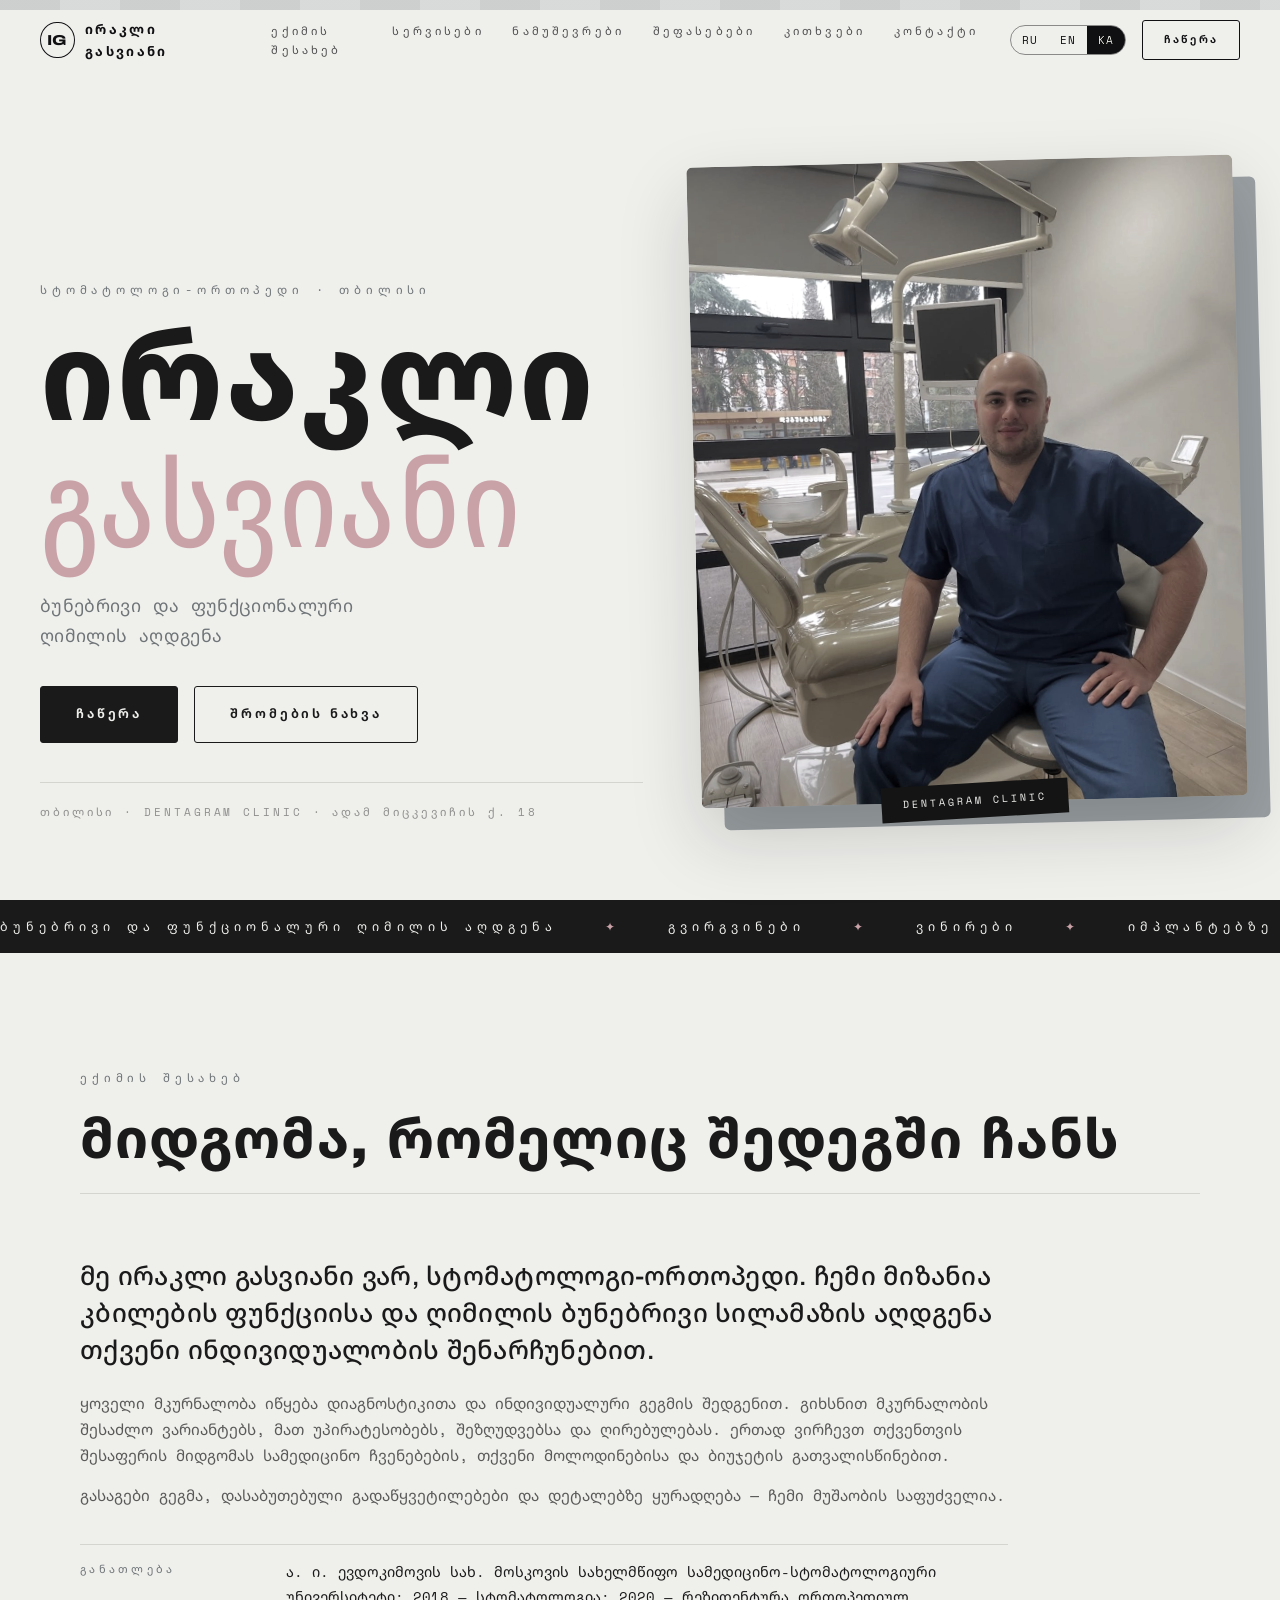
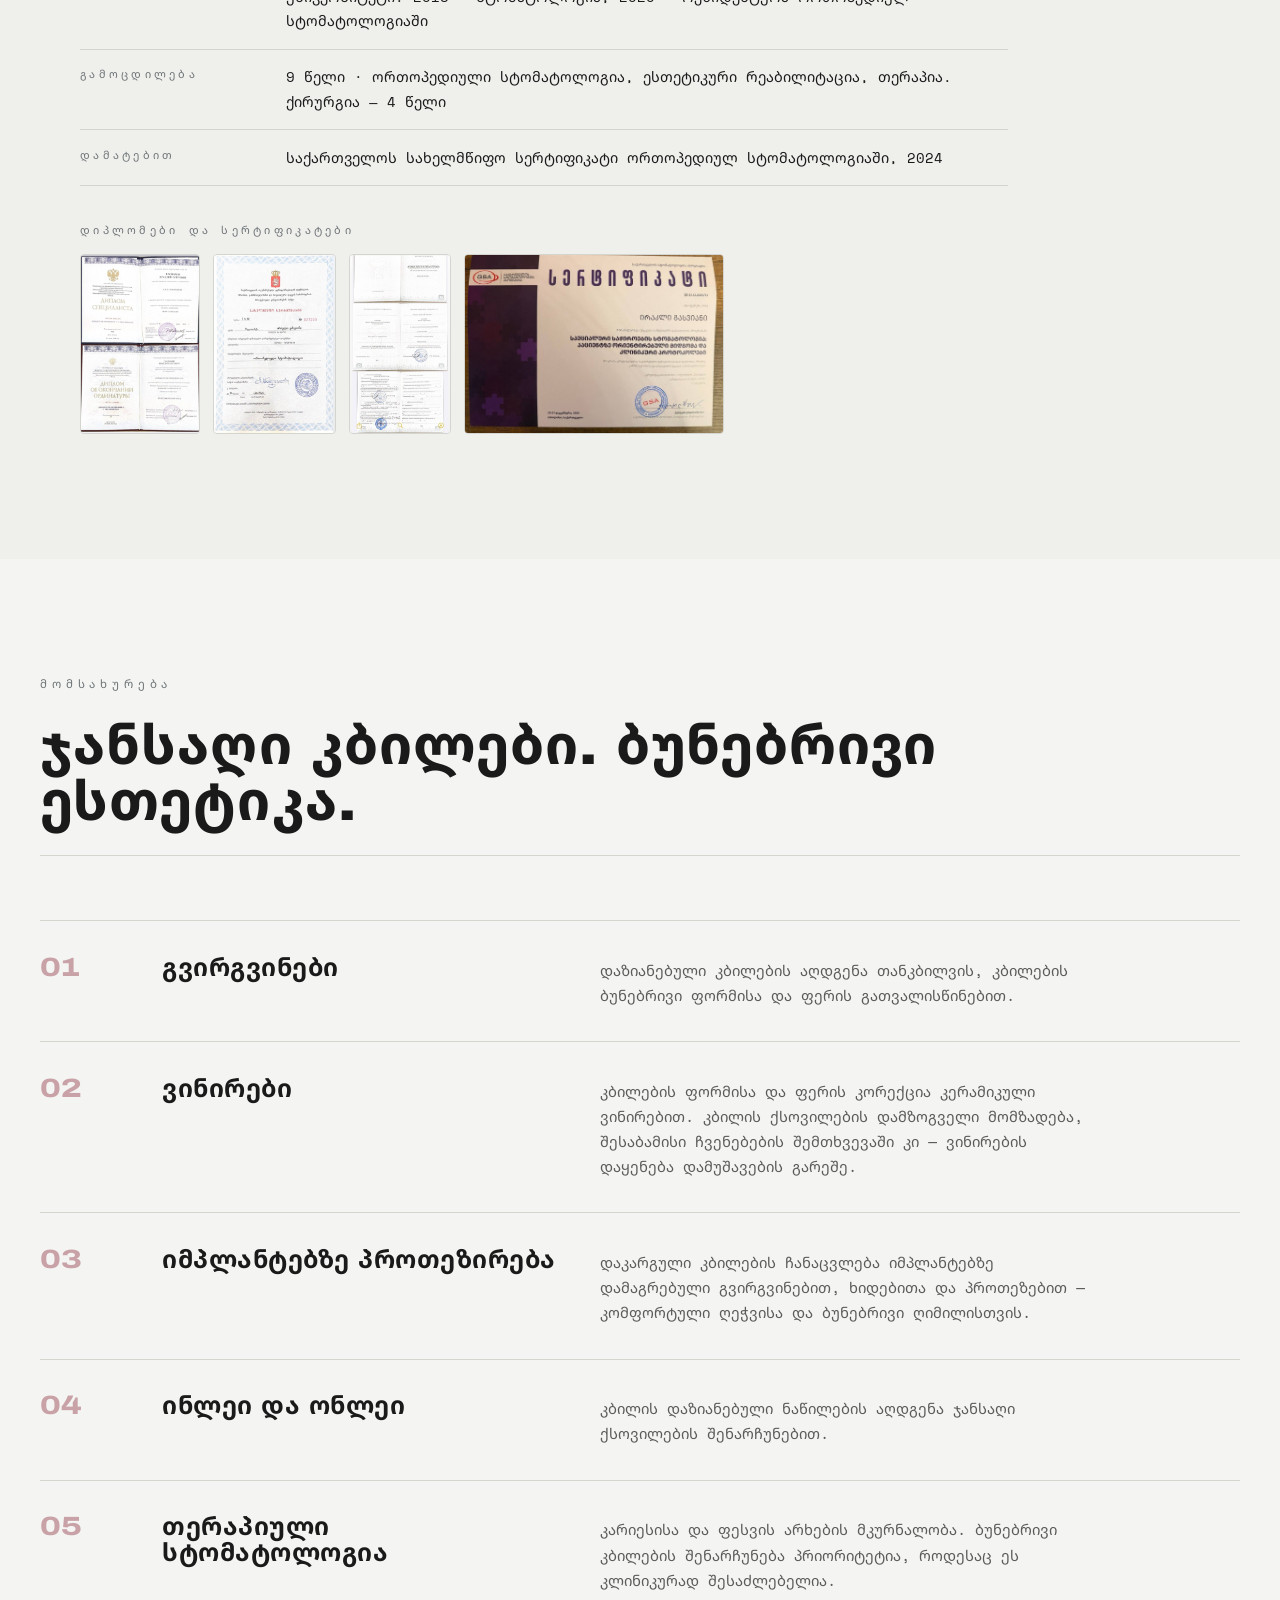
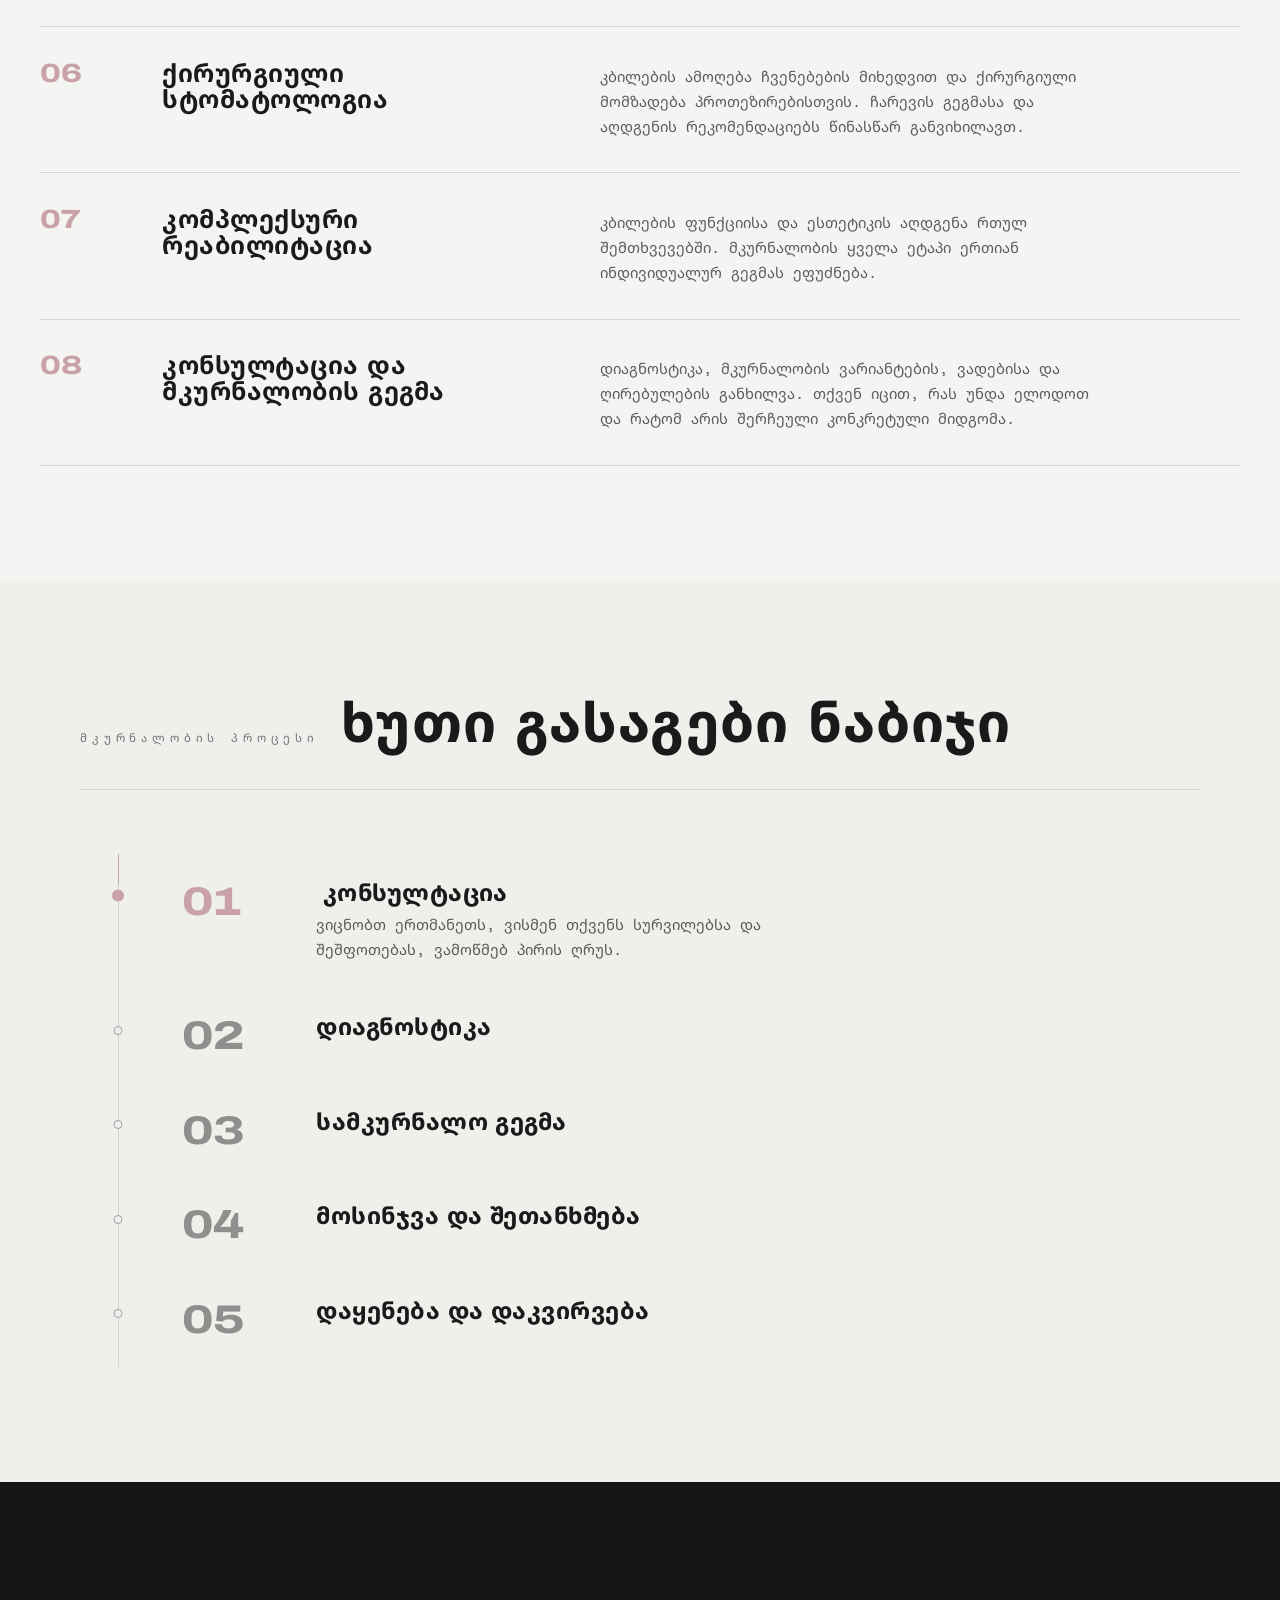
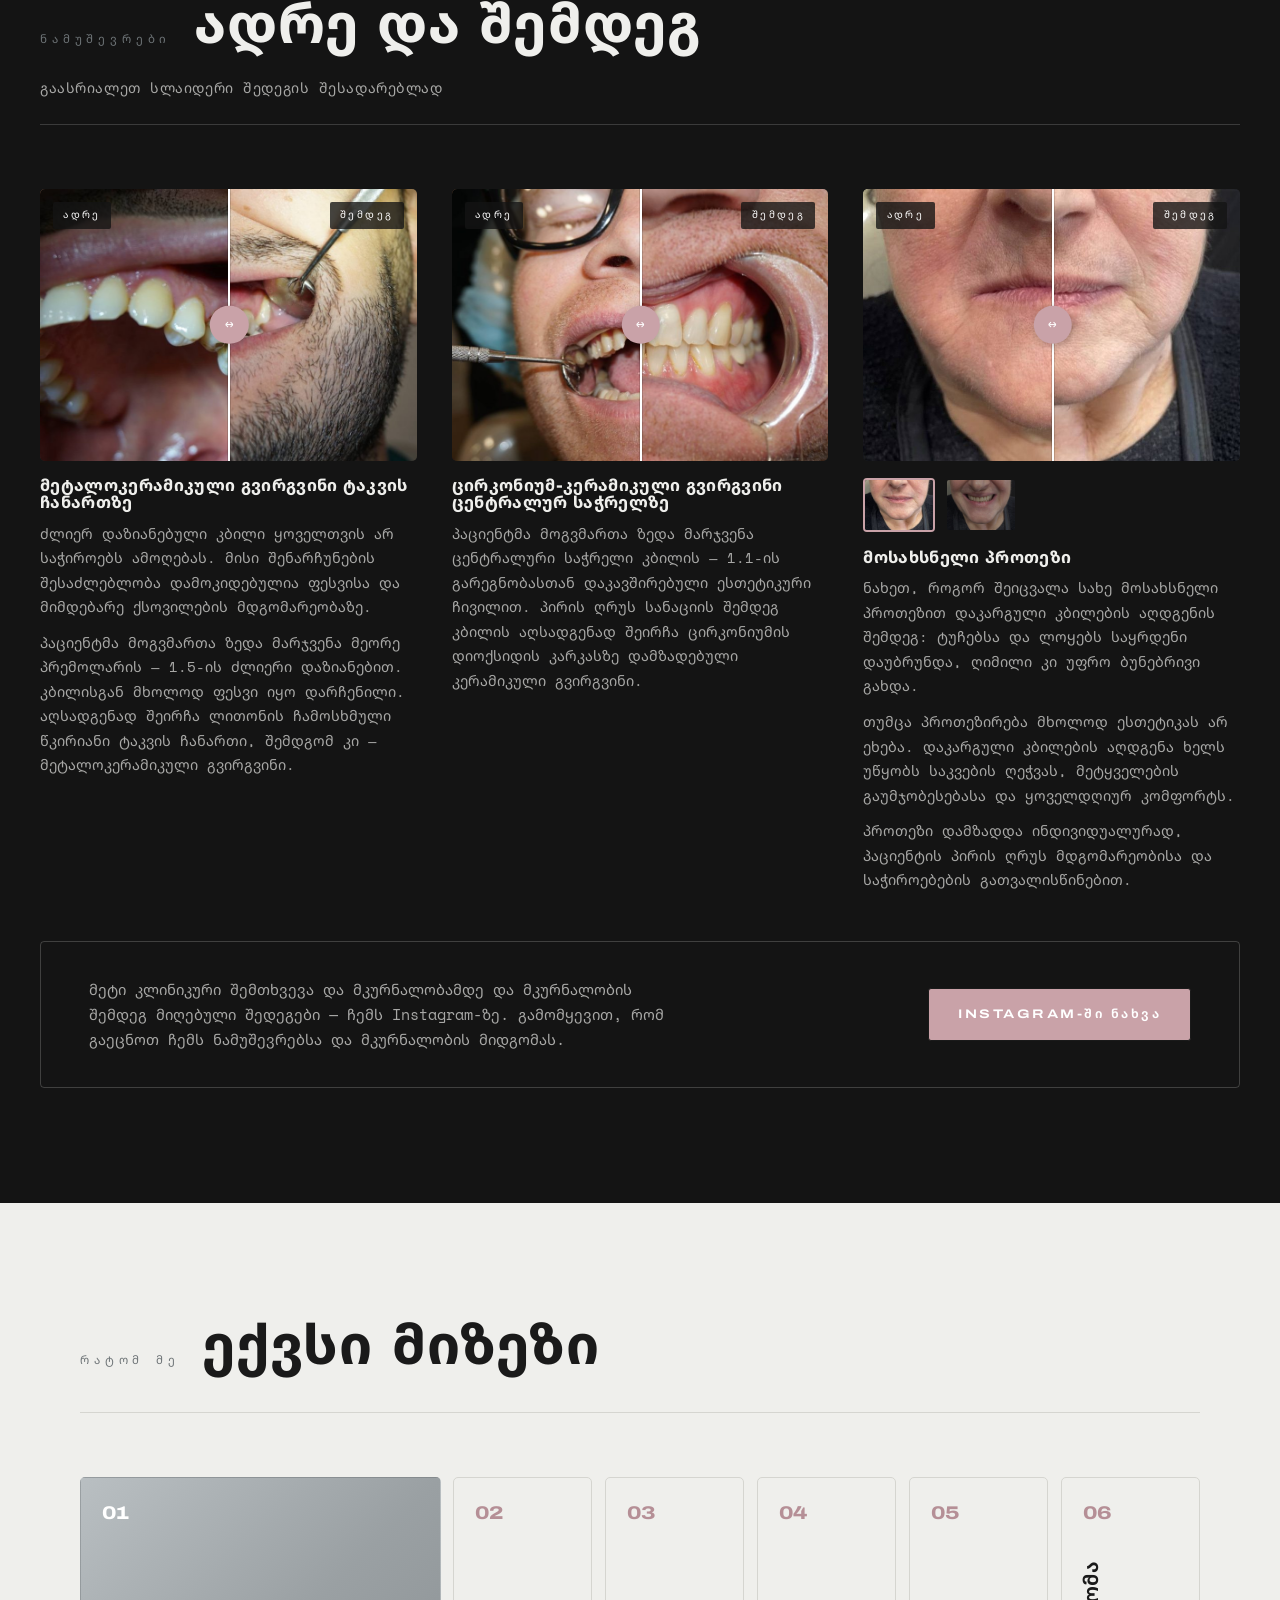
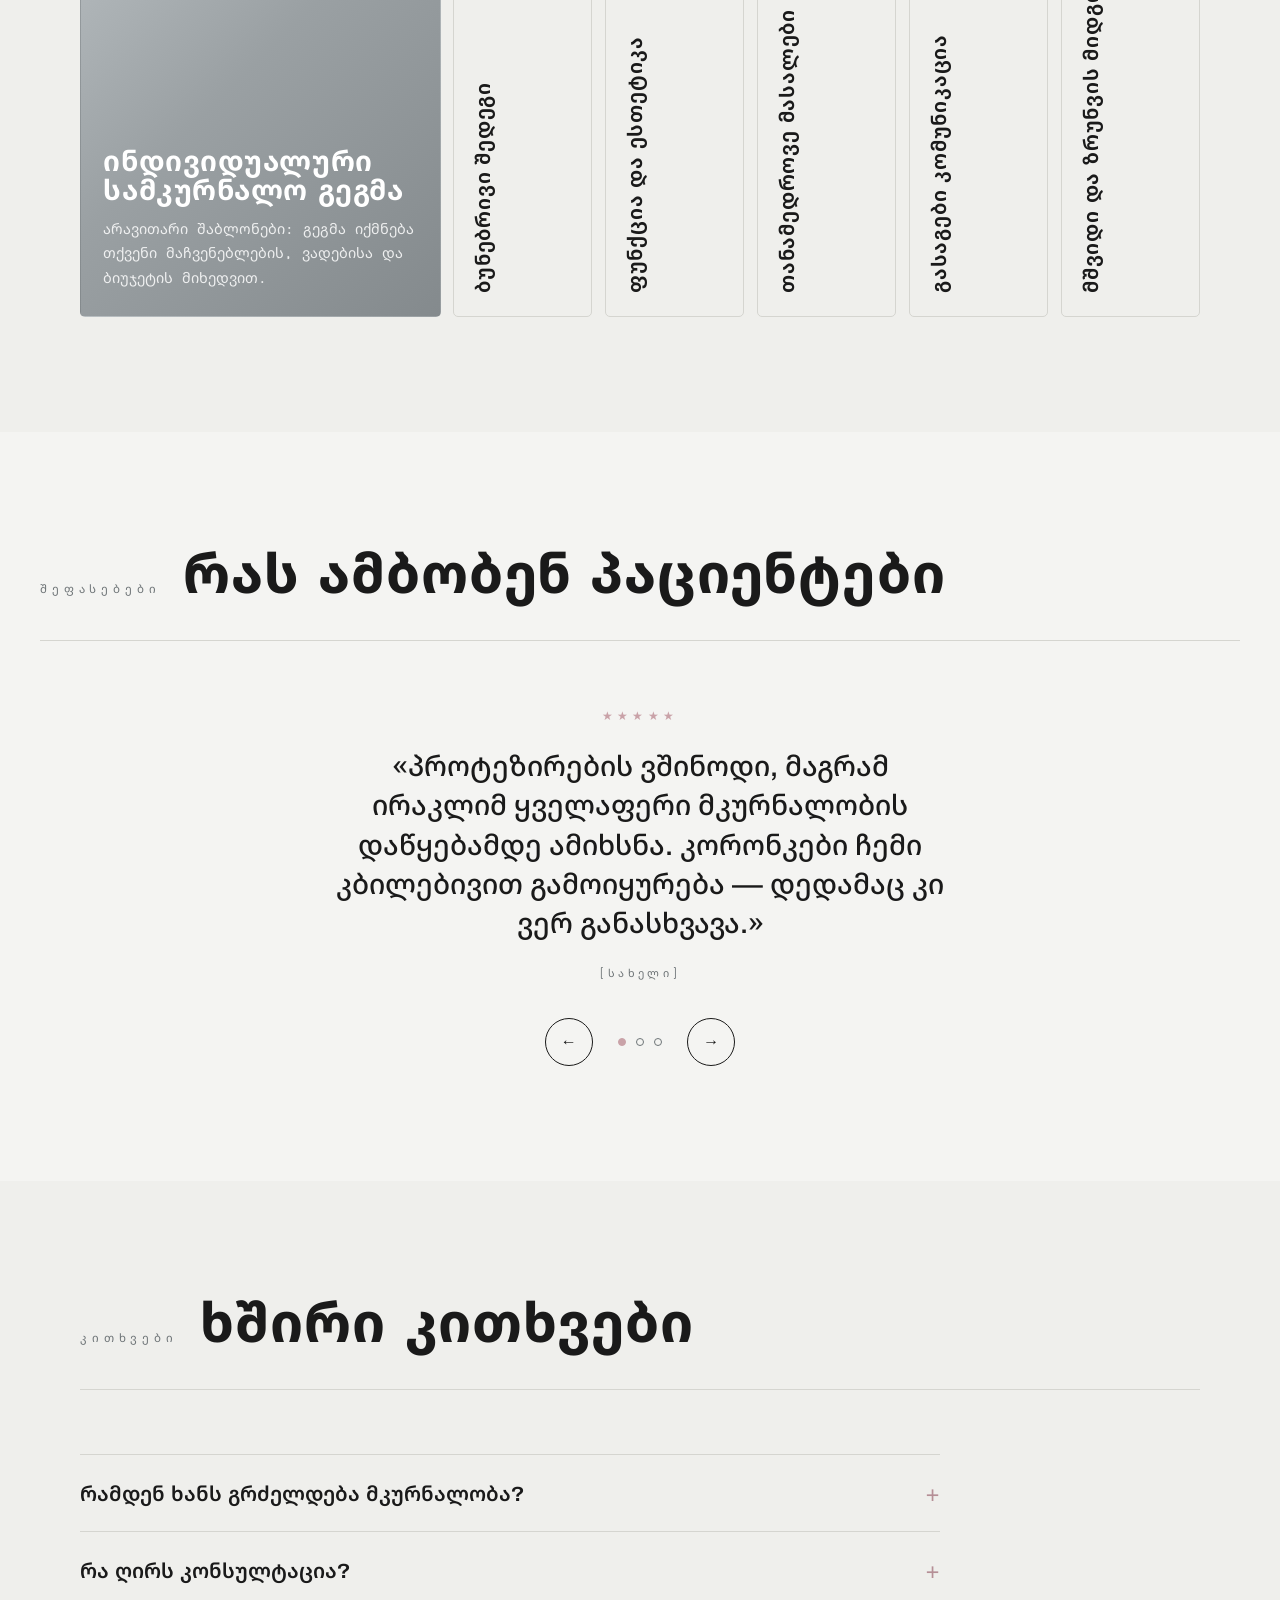
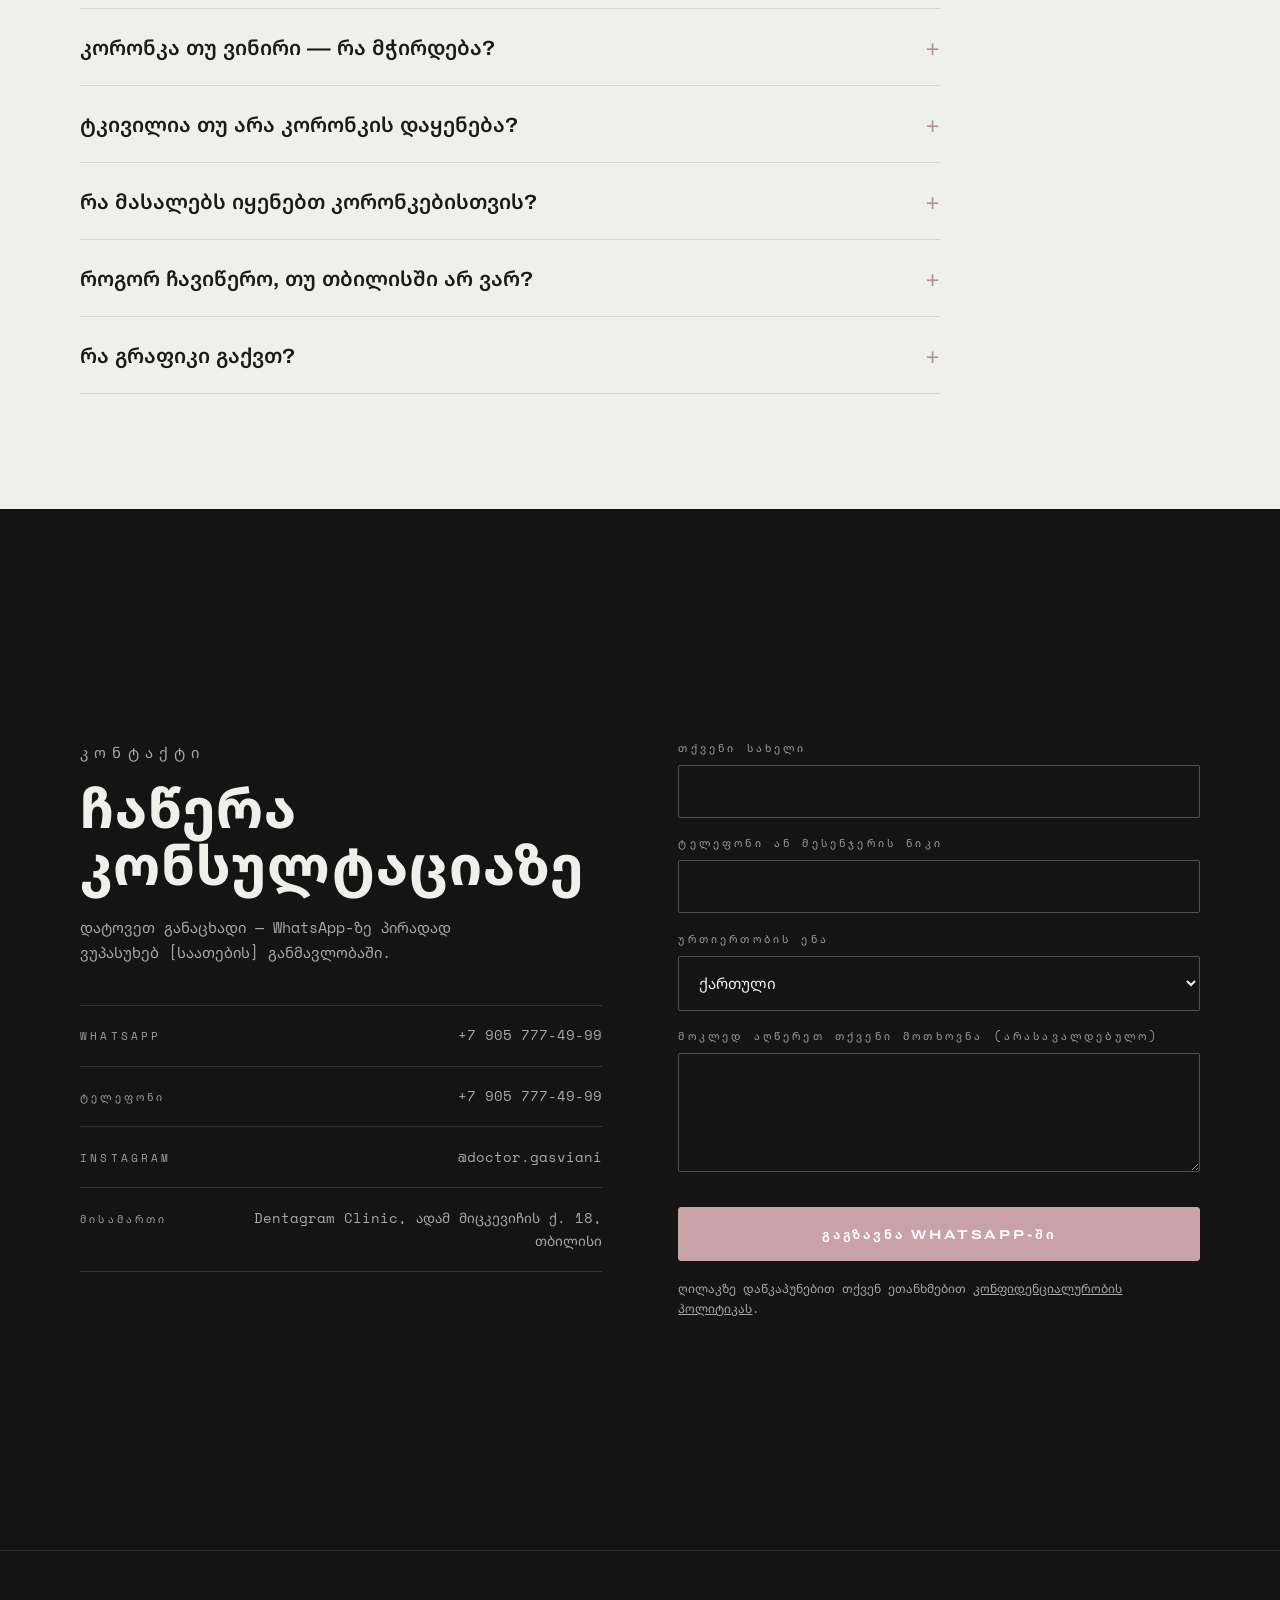
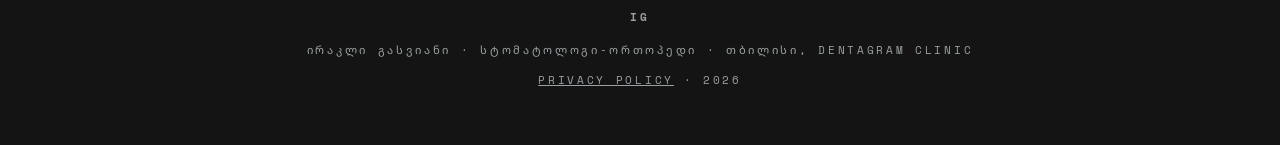
<file: index.html>
<!DOCTYPE html>
<html lang="ka">
<head>
<meta charset="UTF-8">
<meta name="viewport" content="width=device-width, initial-scale=1.0">

<!-- ===== SEO: title/description переключаются из js/i18n.js при смене языка.
     При переносе на свой домен замените BASE_URL в js/config.js — canonical/hreflang соберутся автоматически. ===== -->
<title>ირაკლი გასვიანი — სტომატოლოგი-ორთოპედი თბილისში | Dentagram Clinic</title>
<meta name="description" content="ირაკლი გასვიანი — სტომატოლოგი-ორთოპედი თბილისში (Dentagram Clinic). კორონკები, ვინირები, იმპლანტებზე პროტეზირება. ბუნებრივი შედეგი და გასაგები სამკურნალო გეგმა.">
<link rel="canonical" id="canonical" href="./">
<link rel="alternate" hreflang="ru" href="./?lang=ru">
<link rel="alternate" hreflang="en" href="./?lang=en">
<link rel="alternate" hreflang="ka" href="./?lang=ka">
<link rel="alternate" hreflang="x-default" href="./">

<meta property="og:type" content="website">
<meta property="og:site_name" content="Dr. Irakli Gasviani">
<meta property="og:title" id="og-title" content="ირაკლი გასვიანი — სტომატოლოგი-ორთოპედი თბილისში">
<meta property="og:description" id="og-desc" content="ბუნებრივი და ფუნქციონალური ღიმილის აღდგენა. Dentagram Clinic, თბილისი.">
<meta property="og:image" content="assets/img/hero.jpg">
<meta name="twitter:card" content="summary_large_image">

<link rel="icon" href="assets/favicon.svg" type="image/svg+xml">

<!-- Schema.org: Dentist -->
<script type="application/ld+json" id="schema-org">
{
  "@context": "https://schema.org",
  "@type": "Dentist",
  "name": "Irakli Gasviani",
  "jobTitle": "Dental Prosthodontist",
  "image": "assets/img/hero.jpg",
  "url": "./",
  "worksFor": { "@type": "MedicalClinic", "name": "Dentagram Clinic" },
  "address": {
    "@type": "PostalAddress",
    "streetAddress": "18 Adam Mitskevichi St.",
    "addressLocality": "Tbilisi",
    "addressCountry": "GE"
  },
  "geo": { "@type": "GeoCoordinates", "latitude": 41.7151, "longitude": 44.8271 },
  "medicalSpecialty": "Prosthodontics",
  "availableLanguage": ["ru", "en", "ka"],
  "sameAs": []
}
</script>

<link rel="preconnect" href="https://fonts.googleapis.com">
<link rel="preconnect" href="https://fonts.gstatic.com" crossorigin>
<link href="https://fonts.googleapis.com/css2?family=Archivo:wdth,wght@62..125,400..800&family=Space+Mono:wght@400;700&family=Noto+Sans+Georgian:wght@400;500;700&display=swap" rel="stylesheet">
<link rel="stylesheet" href="css/style.css">
</head>
<body>

<!-- ===================== HEADER ===================== -->
<header class="site-header" id="siteHeader">
  <div class="header-inner">
    <a href="#top" class="brand" aria-label="Dr. Irakli Gasviani">
      <span class="brand-mark">IG</span>
      <span class="brand-text" data-i18n="brand">Иракли Гасвиани</span>
    </a>
    <nav class="main-nav" id="mainNav" aria-label="Navigation">
      <a href="#about" data-i18n="nav.about">О враче</a>
      <a href="#services" data-i18n="nav.services">Услуги</a>
      <a href="#cases" data-i18n="nav.cases">Работы</a>
      <a href="#reviews" data-i18n="nav.reviews">Отзывы</a>
      <a href="#faq" data-i18n="nav.faq">Вопросы</a>
      <a href="#contact" data-i18n="nav.contact">Контакты</a>
    </nav>
    <div class="header-right">
      <div class="lang-switch" role="group" aria-label="Language">
        <button type="button" data-lang="ru" class="lang-btn active">RU</button>
        <button type="button" data-lang="en" class="lang-btn">EN</button>
        <button type="button" data-lang="ka" class="lang-btn">KA</button>
      </div>
      <a href="#contact" class="btn btn-solid btn-sm header-cta" data-i18n="nav.book">Записаться</a>
      <button class="nav-toggle" id="navToggle" aria-label="Menu" aria-expanded="false">
        <span></span><span></span>
      </button>
    </div>
  </div>
</header>
<nav class="mobile-nav" id="mobileNav" aria-label="Mobile navigation">
  <a href="#about" data-i18n="nav.about">О враче</a>
  <a href="#services" data-i18n="nav.services">Услуги</a>
  <a href="#cases" data-i18n="nav.cases">Работы</a>
  <a href="#reviews" data-i18n="nav.reviews">Отзывы</a>
  <a href="#faq" data-i18n="nav.faq">Вопросы</a>
  <a href="#contact" data-i18n="nav.contact">Контакты</a>
</nav>

<main id="top">

  <!-- ===================== 1. HERO ===================== -->
  <section class="hero">
    <div class="hero-text">
      <p class="eyebrow" data-i18n="hero.eyebrow">Стоматолог-ортопед · Тбилиси</p>
      <h1 class="hero-title"><span data-i18n="hero.name">Иракли</span> <em data-i18n="hero.surname">Гасвиани</em></h1>
      <p class="hero-slogan" data-i18n="hero.slogan">Естественное и функциональное восстановление улыбки</p>
      <div class="hero-actions">
        <a href="#contact" class="btn btn-solid" data-i18n="hero.cta1">Записаться</a>
        <a href="#cases" class="btn btn-outline" data-i18n="hero.cta2">Посмотреть работы</a>
      </div>
      <p class="hero-loc" data-i18n="hero.loc">Tbilisi · Dentagram Clinic · ул. Адама Мицкевича, 18</p>
    </div>
    <figure class="hero-photo">
      <div class="hero-photo-frame">
        <img src="assets/img/hero.jpg" alt="Иракли Гасвиани — стоматолог-ортопед, Dentagram Clinic" width="1206" height="1491" fetchpriority="high">
      </div>
      <div class="hero-arch" aria-hidden="true"></div>
      <figcaption class="hero-badge" data-i18n="hero.badge">Dentagram Clinic</figcaption>
    </figure>
  </section>

  <!-- Бегущая строка -->
  <div class="marquee" aria-hidden="true">
    <div class="marquee-track" id="marqueeTrack"></div>
  </div>

  <!-- ===================== 2. О ВРАЧЕ ===================== -->
  <section class="section" id="about">
    <div class="section-head">
      <p class="eyebrow" data-i18n="about.eyebrow">О враче</p>
      <h2 data-i18n="about.title">Подход, который виден в результате</h2>
    </div>
    <div class="about-grid">
      <div class="about-body">
        <p class="lead" data-i18n="about.p1">Меня зовут Иракли Гасвиани, я стоматолог-ортопед. Моя задача — не просто «поставить коронку», а вернуть зубам функцию и естественную эстетику, чтобы результат выглядел как ваши собственные зубы, а не как работа врача.</p>
        <p data-i18n="about.p2">Я работаю по принципу индивидуального плана: перед лечением провожу полную диагностику, объясняю все варианты простым языком и вместе с вами выбираем решение — по показаниям, срокам и бюджету. Никаких навязанных услуг: вы понимаете каждый шаг до того, как он начнётся.</p>
        <p data-i18n="about.p3">Понятный план, обоснованные решения и внимание к деталям — основа моей работы.</p>
        <dl class="about-facts">
          <div><dt data-i18n="about.fact1k">Образование</dt><dd data-i18n="about.fact1v">[вуз, год, специальность]</dd></div>
          <div><dt data-i18n="about.fact2k">Стаж</dt><dd data-i18n="about.fact2v">[N] лет · ортопедическая стоматология, эстетическая реабилитация</dd></div>
          <div><dt data-i18n="about.fact3k">Дополнительно</dt><dd data-i18n="about.fact3v">[сертификаты, курсы]</dd></div>
        </dl>
        <div class="about-docs">
          <p class="docs-label" data-i18n="about.docs">Дипломы и сертификаты</p>
          <div class="docs-strip">
            <img src="assets/img/doc-1.jpg" alt="Диплом специалиста и ординатуры, МГМСУ им. А. И. Евдокимова" loading="lazy">
            <img src="assets/img/doc-2.jpg" alt="Государственный сертификат Грузии по ортопедической стоматологии" loading="lazy">
            <img src="assets/img/doc-3.jpg" alt="Свидетельства об аккредитации специалиста" loading="lazy">
            <img src="assets/img/doc-5.jpg" alt="Сертификат GSA: стоматология для лиц с особыми потребностями (KA)" loading="lazy">
          </div>
        </div>
      </div>
    </div>
  </section>

  <!-- ===================== 3. УСЛУГИ ===================== -->
  <section class="section section-alt" id="services">
    <div class="section-head">
      <p class="eyebrow" data-i18n="services.eyebrow">Услуги</p>
      <h2 data-i18n="services.title">Чем я могу помочь</h2>
    </div>
    <div class="services-list" id="servicesList"><!-- рендерится из js/i18n.js --></div>
  </section>

  <!-- ===================== 4. ЭТАПЫ ===================== -->
  <section class="section" id="steps">
    <div class="section-head">
      <p class="eyebrow" data-i18n="steps.eyebrow">Как проходит лечение</p>
      <h2 data-i18n="steps.title">Пять понятных шагов</h2>
    </div>
    <ol class="steps-list" id="stepsList"><!-- рендерится из js/i18n.js --></ol>
  </section>

  <!-- ===================== 5. КЕЙСЫ ДО/ПОСЛЕ ===================== -->
  <section class="section section-alt" id="cases">
    <div class="section-head">
      <p class="eyebrow" data-i18n="cases.eyebrow">Работы</p>
      <h2 data-i18n="cases.title">До и после</h2>
      <p class="section-sub" data-i18n="cases.sub">Потяните ползунок, чтобы сравнить результат</p>
    </div>
    <div class="cases-grid" id="casesGrid"><!-- рендерится из js/i18n.js, фото — js/config.js --></div>
    <div class="cases-ig reveal">
      <p data-i18n="cases.ig">Больше моих работ и результатов до и после лечения — в моём Instagram. Подписывайтесь, чтобы познакомиться с моими работами и подходом к лечению.</p>
      <a class="btn btn-ig" id="igCasesLink" href="https://www.instagram.com/doctor.gasviani" target="_blank" rel="noopener" data-track="instagram_click" data-i18n="cases.igCta">Смотреть в Instagram</a>
    </div>
  </section>

  <!-- ===================== 6. ПРЕИМУЩЕСТВА ===================== -->
  <section class="section" id="advantages">
    <div class="section-head">
      <p class="eyebrow" data-i18n="adv.eyebrow">Почему ко мне</p>
      <h2 data-i18n="adv.title">Шесть причин</h2>
    </div>
    <div class="adv-acc" id="advGrid"><!-- рендерится из js/i18n.js --></div>
  </section>

  <!-- ===================== 7. ОТЗЫВЫ ===================== -->
  <section class="section section-alt" id="reviews">
    <div class="section-head">
      <p class="eyebrow" data-i18n="reviews.eyebrow">Отзывы</p>
      <h2 data-i18n="reviews.title">Что говорят пациенты</h2>
    </div>
    <div class="reviews-grid" id="reviewsGrid"><!-- тестовые отзывы из js/i18n.js — заменить на реальные --></div>
  </section>

  <!-- ===================== 8. FAQ ===================== -->
  <section class="section" id="faq">
    <div class="section-head">
      <p class="eyebrow" data-i18n="faq.eyebrow">Вопросы</p>
      <h2 data-i18n="faq.title">Частые вопросы</h2>
    </div>
    <div class="faq-list" id="faqList"><!-- рендерится из js/i18n.js --></div>
  </section>

  <!-- ===================== 9. КОНТАКТЫ / ЗАПИСЬ ===================== -->
  <section class="section section-dark" id="contact">
    <div class="contact-grid">
      <div class="contact-info">
        <p class="eyebrow" data-i18n="contact.eyebrow">Контакты</p>
        <h2 data-i18n="contact.title">Записаться на консультацию</h2>
        <p data-i18n="contact.sub">Оставьте заявку — отвечу лично в WhatsApp в течение [часов].</p>
        <ul class="contact-links">
          <li><a id="whatsappLink" href="#" target="_blank" rel="noopener" data-track="whatsapp_click"><span data-i18n="contact.whatsapp">WhatsApp</span><span class="contact-value" id="whatsappValue"></span></a></li>
          <li><a id="phoneLink" href="#" data-track="phone_click"><span data-i18n="contact.phone">Телефон</span><span class="contact-value" id="phoneValue"></span></a></li>
          <li><a id="instagramLink" href="#" target="_blank" rel="noopener" data-track="instagram_click"><span>Instagram</span><span class="contact-value" id="instagramValue"></span></a></li>
          <li><a id="mapLink" href="#" target="_blank" rel="noopener" data-track="map_click"><span data-i18n="contact.address">Адрес</span><span class="contact-value" data-i18n="contact.addressValue">Dentagram Clinic, ул. Адама Мицкевича, 18, Тбилиси</span></a></li>
        </ul>
      </div>
      <form class="contact-form" id="bookingForm" novalidate>
        <div class="form-row">
          <label for="f-name" data-i18n="form.name">Ваше имя</label>
          <input type="text" id="f-name" name="name" required autocomplete="name">
        </div>
        <div class="form-row">
          <label for="f-contact" data-i18n="form.contact">Телефон или ник в мессенджере</label>
          <input type="text" id="f-contact" name="contact" required autocomplete="tel">
        </div>
        <div class="form-row">
          <label for="f-lang" data-i18n="form.lang">Язык общения</label>
          <select id="f-lang" name="language">
            <option value="KA">ქართული</option>
            <option value="EN">English</option>
            <option value="RU">Русский</option>
          </select>
        </div>
        <div class="form-row">
          <label for="f-msg" data-i18n="form.msg">Опишите кратко ваш запрос (необязательно)</label>
          <textarea id="f-msg" name="message" rows="4"></textarea>
        </div>
        <!-- Капча: вставьте ключ сайта в js/config.js (RECAPTCHA_SITE_KEY) -->
        <div class="form-row"><div id="captchaContainer"></div></div>
        <button type="submit" class="btn btn-accent btn-full" data-i18n="form.submit">Отправить в WhatsApp</button>
        <p class="form-note" data-i18n="form.note">Нажимая кнопку, вы соглашаетесь с <a href="privacy.html" target="_blank">политикой конфиденциальности</a>.</p>
        <p class="form-error" id="formError" role="alert" hidden></p>
      </form>
    </div>
  </section>

</main>

<footer class="site-footer">
  <div class="footer-inner">
    <p class="footer-brand">IG</p>
    <p data-i18n="footer.line">Иракли Гасвиани · стоматолог-ортопед · Тбилиси, Dentagram Clinic</p>
    <p class="footer-links"><a href="privacy.html" data-i18n="footer.privacy">Privacy Policy</a> · <span id="year"></span></p>
  </div>
</footer>

<script src="js/config.js"></script>
<script src="js/i18n.js"></script>
<script src="js/main.js"></script>
</body>
</html>
</file>
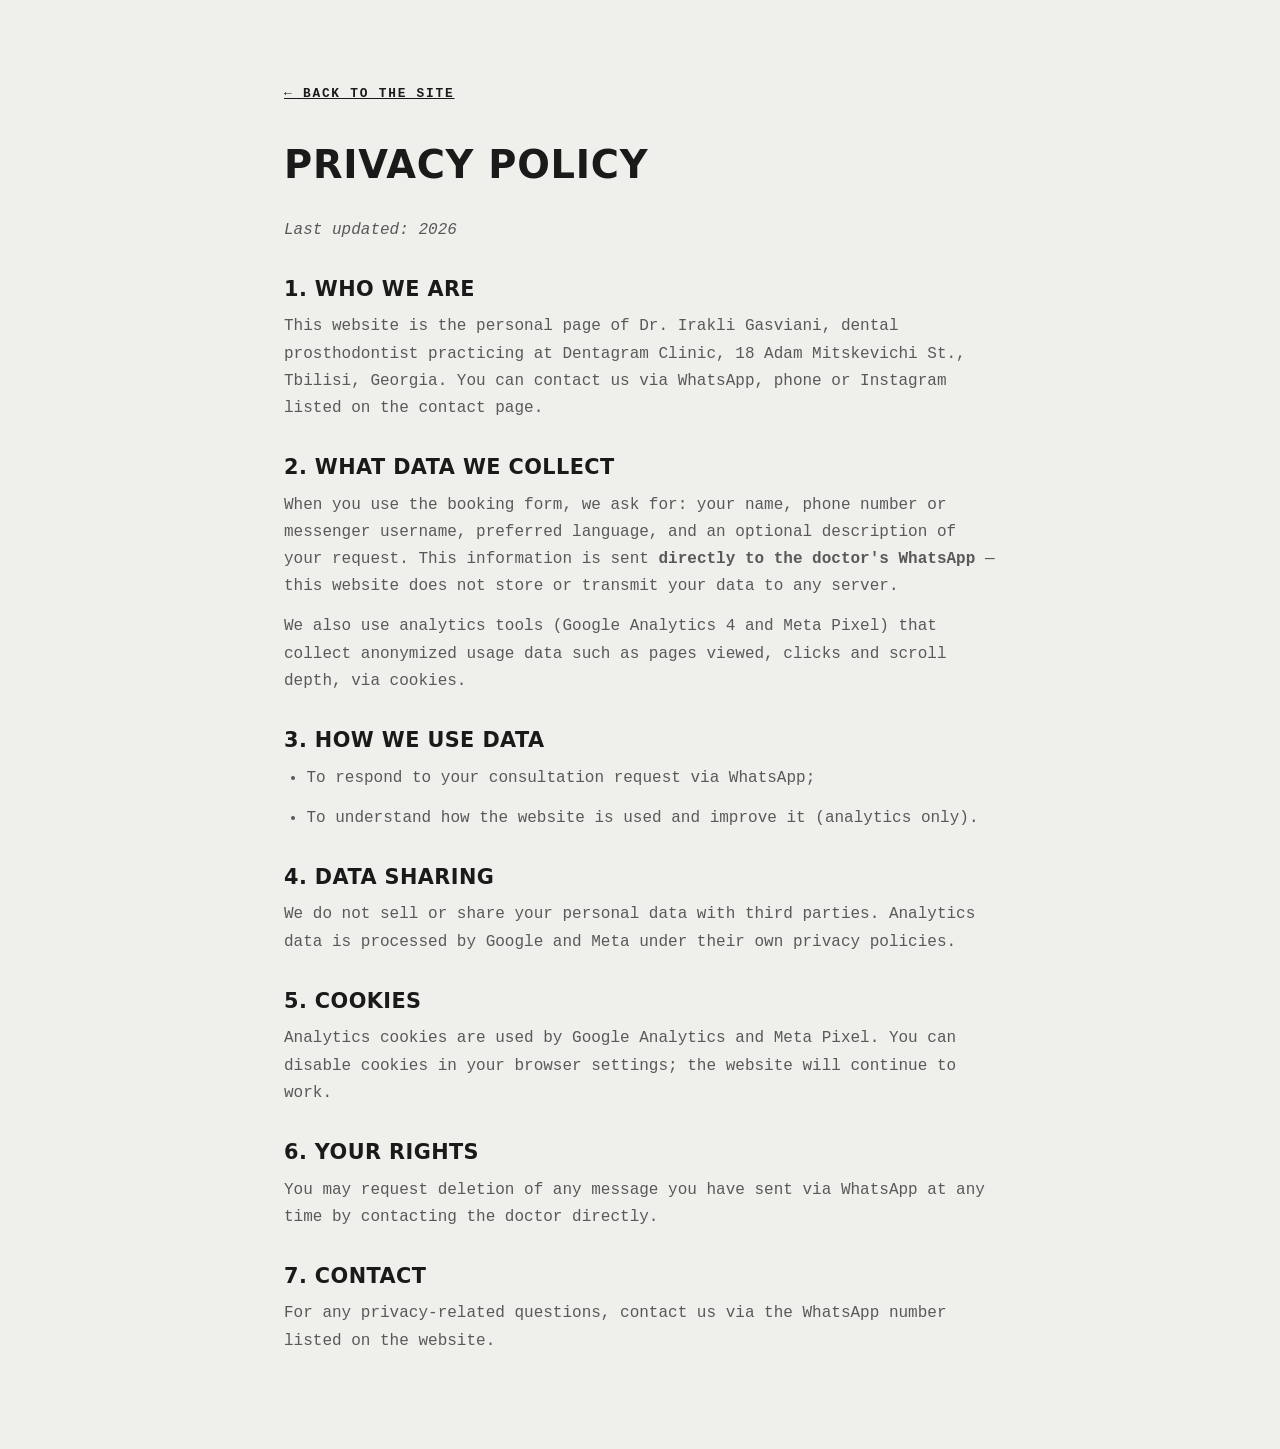
<file: privacy.html>
<!DOCTYPE html>
<html lang="en">
<head>
<meta charset="UTF-8">
<meta name="viewport" content="width=device-width, initial-scale=1.0">
<title>Privacy Policy — Dr. Irakli Gasviani</title>
<meta name="description" content="Privacy Policy for the personal website of Dr. Irakli Gasviani, dental prosthodontist in Tbilisi.">
<meta name="robots" content="noindex">
<link rel="icon" href="assets/favicon.svg" type="image/svg+xml">
<link href="https://fonts.googleapis.com/css2?family=Fraunces:ital,opsz,wght@0,9..144,300;0,9..144,400&family=Inter:wght@400;500;600&display=swap" rel="stylesheet">
<link rel="stylesheet" href="css/style.css">
<style>
  .privacy{max-width:760px;margin:0 auto;padding:5rem 1.5rem}
  .privacy h1{font-size:2.4rem;margin-bottom:2rem}
  .privacy h2{font-size:1.3rem;margin:2.2rem 0 .8rem}
  .privacy p,.privacy li{color:var(--ink-70);margin-bottom:.8rem}
  .privacy ul{padding-left:1.4rem}
  .privacy a{text-decoration:underline}
  .back{display:inline-block;margin-bottom:2.5rem;font-size:.8rem;font-weight:600;letter-spacing:.14em;text-transform:uppercase}
</style>
</head>
<body>
<main class="privacy">
  <a class="back" href="index.html">← Back to the site</a>
  <h1>Privacy Policy</h1>
  <p><em>Last updated: 2026</em></p>

  <h2>1. Who we are</h2>
  <p>This website is the personal page of Dr. Irakli Gasviani, dental prosthodontist practicing at Dentagram Clinic, 18 Adam Mitskevichi St., Tbilisi, Georgia. You can contact us via WhatsApp, phone or Instagram listed on the contact page.</p>

  <h2>2. What data we collect</h2>
  <p>When you use the booking form, we ask for: your name, phone number or messenger username, preferred language, and an optional description of your request. This information is sent <strong>directly to the doctor's WhatsApp</strong> — this website does not store or transmit your data to any server.</p>
  <p>We also use analytics tools (Google Analytics 4 and Meta Pixel) that collect anonymized usage data such as pages viewed, clicks and scroll depth, via cookies.</p>

  <h2>3. How we use data</h2>
  <ul>
    <li>To respond to your consultation request via WhatsApp;</li>
    <li>To understand how the website is used and improve it (analytics only).</li>
  </ul>

  <h2>4. Data sharing</h2>
  <p>We do not sell or share your personal data with third parties. Analytics data is processed by Google and Meta under their own privacy policies.</p>

  <h2>5. Cookies</h2>
  <p>Analytics cookies are used by Google Analytics and Meta Pixel. You can disable cookies in your browser settings; the website will continue to work.</p>

  <h2>6. Your rights</h2>
  <p>You may request deletion of any message you have sent via WhatsApp at any time by contacting the doctor directly.</p>

  <h2>7. Contact</h2>
  <p>For any privacy-related questions, contact us via the WhatsApp number listed on the website.</p>
</main>
</body>
</html>
</file>
<file: css/style.css>
/* =====================================================================
   Dr. Irakli Gasviani — редизайн в эстетике «BARR × PWA»
   (Space Mono + Archivo, сталь/мавовый, hairline-сетка, mix-blend хедер)
   Классы сохранены 1:1 — js/main.js, js/i18n.js, js/config.js не меняются.
   ===================================================================== */
:root{
  --bg:#EFEFEC; --bg2:#F4F4F2; --ink:#1A1A1A;
  --ink-70:rgba(26,26,26,.7); --ink-45:rgba(26,26,26,.45);
  --steel:#9AA0A3; --steeld:#6E7477;
  --pink:#C9A2A8; --pinkd:#B58F96;
  --line:#D5D5D0; --dark:#141414;
  --dark-text:#EFEFEC; --dark-70:rgba(239,239,236,.68);
  --mono:'Space Mono','Noto Sans Georgian',ui-monospace,SFMono-Regular,monospace;
  --grot:'Archivo','Noto Sans Georgian',system-ui,sans-serif;
  --ease:cubic-bezier(.2,.7,.2,1);
}
*{margin:0;padding:0;box-sizing:border-box}
html{scroll-behavior:smooth;scroll-padding-top:96px}
body{
  background:var(--bg);color:var(--ink);
  font-family:var(--mono);font-size:16px;line-height:1.7;
  -webkit-font-smoothing:antialiased;text-rendering:optimizeLegibility;
}
img{max-width:100%;height:auto;display:block}
a{color:inherit;text-decoration:none}
h1,h2,h3{
  font-family:var(--grot);font-weight:750;font-stretch:125%;
  line-height:1.04;letter-spacing:.02em;text-transform:uppercase;
}
h2{font-size:clamp(1.9rem,4.6vw,3.4rem)}
h1 em,h2 em{font-style:normal;color:var(--pink);font-stretch:75%;font-weight:450}
.eyebrow{
  font-family:var(--mono);font-size:.72rem;text-transform:uppercase;
  letter-spacing:.42em;color:var(--steeld);margin-bottom:1.1rem;
}
.section{max-width:1200px;margin:0 auto;padding:clamp(4rem,9vw,7.5rem) clamp(1.25rem,4vw,2.5rem)}
.section-alt{background:var(--bg2);max-width:none}
.section-alt>*{max-width:1200px;margin-left:auto;margin-right:auto}
.section-head{
  display:flex;flex-wrap:wrap;align-items:baseline;gap:.4rem 1.4rem;
  margin-bottom:clamp(2.5rem,5vw,4rem);
  padding-bottom:1.5rem;border-bottom:1px solid var(--line);
}
.section-sub{width:100%;color:var(--ink-70);margin-top:.2rem;font-size:.88rem;letter-spacing:.04em}

/* ===== Header: fixed + mix-blend difference (как в BARR) ===== */
.site-header{
  position:fixed;top:0;left:0;right:0;z-index:50;
  mix-blend-mode:difference;color:#fff;
  background:transparent;border:0;backdrop-filter:none;
}
.header-inner{
  max-width:1280px;margin:0 auto;display:flex;align-items:center;gap:2rem;
  padding:1.1rem clamp(1.25rem,4vw,2.5rem);
}
.brand{display:flex;align-items:center;gap:.65rem;margin-right:auto;color:#fff}
.brand-mark{
  font-family:var(--grot);font-stretch:125%;font-weight:800;font-size:.9rem;
  width:2.3rem;height:2.3rem;border:1px solid #fff;border-radius:50%;
  display:grid;place-items:center;color:#fff;
}
.brand-text{font-weight:700;font-size:.82rem;letter-spacing:.18em;text-transform:uppercase}
.main-nav{display:flex;gap:1.8rem}
.mobile-nav{display:none}
.main-nav a{font-size:.7rem;letter-spacing:.28em;text-transform:uppercase;color:#fff;opacity:.72;transition:opacity .25s}
.main-nav a:hover{opacity:1}
.header-right{display:flex;align-items:center;gap:1rem}
.lang-switch{display:flex;border:1px solid rgba(255,255,255,.45);border-radius:999px;overflow:hidden}
.lang-btn{
  border:0;background:transparent;padding:.34rem .7rem;font-family:var(--mono);
  font-size:.7rem;letter-spacing:.08em;cursor:pointer;color:#fff;
}
.lang-btn.active{background:#fff;color:#000}
.nav-toggle{display:none;background:none;border:0;cursor:pointer;flex-direction:column;gap:5px;padding:.4rem}
.nav-toggle span{width:22px;height:2px;background:#fff;transition:transform .3s var(--ease),opacity .2s}

/* ===== Buttons ===== */
.btn{
  display:inline-block;font-family:var(--grot);font-stretch:125%;font-weight:650;
  font-size:.8rem;letter-spacing:.22em;text-transform:uppercase;
  padding:1.05rem 2.2rem;border-radius:3px;border:1px solid var(--ink);cursor:pointer;
  transition:background .3s var(--ease),color .3s var(--ease),border-color .3s,transform .3s;
  text-align:center;
}
.btn:hover{transform:translateY(-2px)}
.btn-solid{background:var(--ink);color:var(--bg)}
.btn-solid:hover{background:transparent;color:var(--ink)}
.btn-outline{background:transparent;color:var(--ink)}
.btn-outline:hover{background:var(--ink);color:var(--bg)}
.btn-accent{background:var(--pink);border-color:var(--pink);color:#fff}
.btn-accent:hover{background:var(--pinkd);border-color:var(--pinkd)}
.btn-sm{padding:.62rem 1.3rem;font-size:.66rem}
.btn-full{width:100%}
/* CTA в хедере живёт в режиме difference */
.site-header .btn-solid{background:transparent;border-color:#fff;color:#fff}
.site-header .btn-solid:hover{background:#fff;color:#000}

/* ===== Hero ===== */
.hero{
  position:relative;max-width:1280px;margin:0 auto;
  min-height:100svh;display:grid;grid-template-columns:1.05fr .95fr;
  align-items:end;gap:clamp(2rem,4vw,4rem);
  padding:clamp(7rem,14vh,9rem) clamp(1.25rem,4vw,2.5rem) clamp(3rem,7vh,5rem);
}
.hero::before{
  content:"";position:absolute;top:0;left:0;right:0;height:10px;
  background:repeating-linear-gradient(90deg,var(--steel) 0 60px,#B7BCBE 60px 120px);
  opacity:.4;
}
.hero-text{padding-bottom:1rem}
.hero-title{font-size:clamp(3.2rem,10.5vw,7.6rem);font-weight:800;margin-bottom:1.3rem}
.hero-slogan{
  font-size:clamp(.92rem,1.5vw,1.1rem);color:var(--steeld);
  max-width:36ch;margin-bottom:2.2rem;letter-spacing:.02em;
}
.hero-actions{display:flex;gap:1rem;flex-wrap:wrap;margin-bottom:2.4rem}
.hero-loc{
  font-size:.7rem;letter-spacing:.26em;text-transform:uppercase;
  color:var(--ink-45);border-top:1px solid var(--line);padding-top:1.2rem;
}
.hero-photo{position:relative;align-self:center;aspect-ratio:4/4.7;transform:rotate(-1.4deg)}
.hero-photo-frame{position:absolute;inset:0;overflow:hidden;border-radius:6px;box-shadow:0 30px 70px rgba(26,26,26,.18)}
.hero-photo-frame img{
  width:100%;height:100%;object-fit:cover;object-position:center 22%;
  transition:transform 1.2s var(--ease);
  filter:grayscale(35%) contrast(1.02);
}
.hero-photo:hover .hero-photo-frame img{transform:scale(1.04)}
.hero-arch{
  position:absolute;inset:0;z-index:-1;
  transform:translate(1.4rem,1.4rem);
  background:var(--steel);
  border-radius:6px;
}
.hero-badge{
  position:absolute;left:50%;bottom:-1rem;transform:translateX(-50%) rotate(-2deg);
  background:var(--dark);color:var(--bg);
  padding:.55rem 1.3rem;font-size:.64rem;letter-spacing:.3em;text-transform:uppercase;
  white-space:nowrap;
}

/* ===== Бегущая строка (тёмная) ===== */
.marquee{overflow:hidden;background:var(--ink);color:var(--bg);padding:1rem 0;border:0}
.marquee-track{
  display:flex;gap:3rem;width:max-content;
  animation:marquee 32s linear infinite;
  font-size:.78rem;letter-spacing:.4em;text-transform:uppercase;white-space:nowrap;
}
.marquee-track span{display:flex;align-items:center;gap:3rem}
.marquee-track i{font-style:normal;color:var(--pink)}
@keyframes marquee{to{transform:translateX(-50%)}}
@media (prefers-reduced-motion:reduce){.marquee-track{animation:none}}

/* ===== About ===== */
.about-grid{display:grid;grid-template-columns:1fr;max-width:58rem}
.about-body .lead{
  font-family:var(--grot);font-weight:500;font-stretch:110%;
  font-size:clamp(1.2rem,2.3vw,1.6rem);line-height:1.45;
  margin-bottom:1.4rem;text-transform:none;letter-spacing:.01em;
}
.about-body>p+p{color:var(--ink-70);font-size:.95rem;margin-top:.9rem}
.about-facts{margin:2.2rem 0;border-top:1px solid var(--line)}
.about-facts>div{
  display:grid;grid-template-columns:190px 1fr;gap:1rem;
  padding:.95rem 0;border-bottom:1px solid var(--line);
}
.about-facts dt{font-size:.68rem;text-transform:uppercase;letter-spacing:.3em;color:var(--steeld)}
.about-facts dd{font-size:.9rem}
.about-gallery{display:grid;grid-template-columns:repeat(3,1fr);gap:.8rem}
.about-gallery img{border-radius:4px}
/* Документы */
.about-docs{margin-top:1.2rem}
.docs-label{font-size:.68rem;text-transform:uppercase;letter-spacing:.3em;color:var(--steeld);margin-bottom:.9rem}
.docs-strip{display:flex;gap:.8rem;overflow-x:auto;padding-bottom:.6rem;scroll-snap-type:x mandatory}
.docs-strip img{
  height:180px;width:auto;flex:0 0 auto;border-radius:4px;border:1px solid var(--line);
  scroll-snap-align:start;cursor:zoom-in;
  transition:transform .3s var(--ease),box-shadow .3s;
}
.docs-strip img:hover{transform:translateY(-3px);box-shadow:0 12px 28px rgba(26,26,26,.16)}
/* Лайтбокс документа */
.doc-lightbox{
  position:fixed;inset:0;z-index:200;background:rgba(20,20,20,.9);
  display:flex;align-items:center;justify-content:center;padding:2rem;cursor:zoom-out;
}
.doc-lightbox img{max-width:min(92vw,900px);max-height:88vh;border-radius:4px;box-shadow:0 30px 80px rgba(0,0,0,.5)}
.doc-lightbox-close{
  position:absolute;top:1.2rem;right:1.4rem;width:44px;height:44px;border:none;
  border-radius:50%;background:rgba(255,255,255,.12);color:#fff;
  font-size:1.6rem;line-height:1;cursor:pointer;
}
.doc-lightbox-close:hover{background:var(--pink)}

/* ===== Services: строки-прайс (как benefit-ряды в BARR) ===== */
.services-list{border-top:1px solid var(--line)}
.service{
  display:grid;grid-template-columns:84px 1fr 1.6fr;gap:clamp(1.2rem,3vw,3rem);
  align-items:baseline;padding:2.1rem 0;border-bottom:1px solid var(--line);
}
.service-num{
  font-family:var(--grot);font-stretch:125%;font-weight:800;
  color:var(--pink);font-size:1.65rem;line-height:1;
}
.service h3{font-size:clamp(1.05rem,2.2vw,1.55rem);font-weight:700}
.service p{color:var(--ink-70);font-size:.92rem;max-width:56ch}

/* ===== Steps: интерактивный таймлайн ===== */
.steps-list{list-style:none;position:relative;padding-left:clamp(3.5rem,8vw,7rem);counter-reset:step}
.steps-line{
  position:absolute;left:clamp(1.4rem,3vw,2.6rem);top:0;bottom:0;width:1px;background:var(--line);
}
.steps-progress{
  position:absolute;left:clamp(1.4rem,3vw,2.6rem);top:0;width:1px;background:var(--pink);
  height:0;transition:height .8s var(--ease);
}
.step{
  position:relative;display:grid;grid-template-columns:110px 1fr;gap:1.5rem;
  padding:1.7rem 0;cursor:pointer;
}
.step::before{
  content:counter(step,decimal-leading-zero);counter-increment:step;
  font-family:var(--grot);font-stretch:125%;font-weight:800;
  font-size:clamp(1.7rem,3.4vw,2.5rem);color:var(--ink-45);line-height:1;
  transition:color .4s;
}
.step h3{font-size:clamp(1.05rem,2vw,1.45rem);margin-bottom:.4rem;transition:transform .5s var(--ease),color .4s}
.step p{color:var(--ink-70);font-size:.92rem;max-width:60ch;max-height:0;overflow:hidden;opacity:0;transition:max-height .6s var(--ease),opacity .5s}
.step.active::before{color:var(--pink)}
.step.active h3{transform:translateX(.4rem)}
.step.active p{max-height:220px;opacity:1}
.step .step-marker{
  position:absolute;left:calc(-1 * clamp(3.5rem,8vw,7rem) + clamp(1.4rem,3vw,2.6rem));top:2.3rem;
  width:9px;height:9px;border-radius:50%;background:var(--bg);border:1px solid var(--steel);
  transform:translateX(-50%);transition:background .4s,border-color .4s,transform .4s;
}
.step.active .step-marker{background:var(--pink);border-color:var(--pink);transform:translateX(-50%) scale(1.35)}

/* ===== Cases: тёмная секция (как gallery в BARR) ===== */
#cases.section-alt{background:var(--dark);color:var(--dark-text)}
#cases .section-head{border-bottom-color:rgba(239,239,236,.18)}
#cases .section-sub{color:var(--dark-70)}
.cases-grid{display:grid;grid-template-columns:repeat(auto-fit,minmax(300px,1fr));gap:2.2rem}
.case{display:flex;flex-direction:column;gap:1.1rem}
.ba-slider{
  position:relative;aspect-ratio:900/650;overflow:hidden;border-radius:5px;
  touch-action:pan-y;cursor:ew-resize;user-select:none;background:#222;
}
.ba-slider img{position:absolute;inset:0;width:100%;height:100%;object-fit:cover;pointer-events:none}
.ba-before-wrap{position:absolute;inset:0;overflow:hidden;width:50%}
.ba-before-wrap img{width:200%;max-width:none;height:100%;object-fit:cover}
.ba-handle{
  position:absolute;top:0;bottom:0;left:50%;width:2px;background:#fff;
  box-shadow:0 0 0 1px rgba(0,0,0,.15);pointer-events:none;
}
.ba-handle::after{
  content:"↔";position:absolute;top:50%;left:50%;transform:translate(-50%,-50%);
  width:2.4rem;height:2.4rem;border-radius:50%;background:var(--pink);color:#fff;
  display:grid;place-items:center;font-size:.85rem;box-shadow:0 2px 8px rgba(0,0,0,.25);
}
.ba-tag{
  position:absolute;top:.8rem;font-size:.62rem;letter-spacing:.24em;text-transform:uppercase;
  background:rgba(20,20,20,.78);color:#fff;padding:.32rem .65rem;border-radius:2px;pointer-events:none;
}
.ba-tag.before{left:.8rem}.ba-tag.after{right:.8rem}
.case-text h3{font-size:1.02rem;margin-bottom:.6rem}
.case-text dl{display:grid;gap:.4rem;font-size:.9rem}
.case-text dt{font-size:.66rem;text-transform:uppercase;letter-spacing:.26em;color:var(--steel)}
.case-text dd{color:var(--dark-70)}
.case-text p{color:var(--dark-70);font-size:.9rem;line-height:1.7;margin:0 0 .7rem}
.case-text p:last-child{margin-bottom:0}
.ba-thumbs{display:flex;gap:.6rem}
.ba-thumb{
  padding:0;border:2px solid transparent;border-radius:4px;overflow:hidden;
  background:none;cursor:pointer;width:72px;height:54px;opacity:.6;
  transition:opacity .25s,border-color .25s;
}
.ba-thumb img{width:100%;height:100%;object-fit:cover;display:block}
.ba-thumb:hover{opacity:1}
.ba-thumb.active{opacity:1;border-color:var(--pink)}
/* Instagram-блок после кейсов */
.cases-ig{
  margin-top:3rem;padding:2.2rem clamp(1.4rem,4vw,3rem);
  border:1px solid rgba(239,239,236,.2);border-radius:4px;
  display:flex;align-items:center;justify-content:space-between;gap:1.6rem;flex-wrap:wrap;
  background:transparent;
}
.cases-ig p{max-width:36rem;color:var(--dark-70);font-size:.92rem;line-height:1.7;margin:0}
.btn-ig{
  display:inline-flex;align-items:center;gap:.5rem;padding:.95rem 1.8rem;border-radius:3px;
  background:var(--pink);color:#fff;
  font-family:var(--grot);font-stretch:125%;font-weight:650;
  font-size:.78rem;letter-spacing:.2em;text-transform:uppercase;text-decoration:none;
  transition:background .25s,transform .25s;
}
.btn-ig:hover{background:var(--pinkd);transform:translateY(-2px)}

/* ===== Advantages: горизонтальный аккордеон (стальная панель как PWA-секция) ===== */
.adv-grid{display:grid;grid-template-columns:repeat(auto-fit,minmax(280px,1fr));gap:0;border-top:1px solid var(--line);border-left:1px solid var(--line)}
.adv{padding:2rem 1.6rem;border-right:1px solid var(--line);border-bottom:1px solid var(--line)}
.adv h3{font-size:1.05rem;margin-bottom:.6rem}
.adv p{font-size:.9rem;color:var(--ink-70)}
.adv-acc{display:flex;gap:.8rem;height:440px}
.adv-item{
  position:relative;flex:1;overflow:hidden;border-radius:5px;cursor:pointer;
  background:var(--bg);border:1px solid var(--line);
  transition:flex .8s var(--ease),background .5s,border-color .5s;
  display:flex;flex-direction:column;justify-content:flex-end;
  padding:1.6rem 1.4rem;min-width:0;
}
.adv-item:hover{flex:1.6}
.adv-item.active{
  flex:3.4;border-color:transparent;
  background:linear-gradient(135deg,#B9BFC2 0%,#9AA0A3 45%,#848A8D 100%);
}
.adv-num{
  position:absolute;top:1.3rem;left:1.3rem;
  font-family:var(--grot);font-stretch:125%;font-weight:800;font-size:1.15rem;
  color:var(--pinkd);transition:color .5s;
}
.adv-item.active .adv-num{color:#fff}
.adv-title{
  font-family:var(--grot);font-weight:650;font-stretch:120%;font-size:1.25rem;line-height:1.15;
  writing-mode:vertical-rl;transform:rotate(180deg);
  position:absolute;bottom:1.4rem;left:1.1rem;white-space:nowrap;
  text-transform:uppercase;letter-spacing:.04em;
  transition:opacity .4s;
}
.adv-item.active .adv-title{opacity:0;pointer-events:none}
.adv-body{
  opacity:0;transform:translateY(14px);
  transition:opacity .5s .25s,transform .5s .25s;
  color:#fff;max-width:36ch;min-width:240px;
}
.adv-body h3{font-size:clamp(1.25rem,2.2vw,1.75rem);margin-bottom:.7rem;font-weight:700}
.adv-body p{font-size:.9rem;color:rgba(255,255,255,.85)}
.adv-item.active .adv-body{opacity:1;transform:none}

/* ===== Reviews: карусель ===== */
.reviews-carousel{position:relative;overflow:hidden}
.reviews-track{display:flex;transition:transform .7s var(--ease)}
.review{
  flex:0 0 100%;padding:0 clamp(0px,4vw,60px);box-sizing:border-box;
  display:flex;flex-direction:column;gap:1.3rem;text-align:center;align-items:center;
}
.review blockquote{
  font-family:var(--grot);font-stretch:110%;font-weight:500;
  font-size:clamp(1.15rem,2.6vw,1.75rem);line-height:1.4;max-width:34ch;
}
.review cite{
  font-style:normal;font-family:var(--mono);
  font-size:.68rem;letter-spacing:.3em;text-transform:uppercase;color:var(--steeld);
}
.review-stars{color:var(--pink);letter-spacing:.35em;font-size:.78rem}
.carousel-nav{display:flex;align-items:center;justify-content:center;gap:1.6rem;margin-top:2.2rem}
.carousel-btn{
  width:3rem;height:3rem;border-radius:50%;border:1px solid var(--ink);
  background:transparent;cursor:pointer;font-size:1rem;color:var(--ink);
  transition:background .3s,color .3s;display:grid;place-items:center;
}
.carousel-btn:hover{background:var(--ink);color:var(--bg)}
.carousel-dots{display:flex;gap:.6rem}
.carousel-dots button{
  width:8px;height:8px;border-radius:50%;border:1px solid var(--steeld);
  background:transparent;cursor:pointer;padding:0;
  transition:background .3s,border-color .3s;
}
.carousel-dots button.active{background:var(--pink);border-color:var(--pink)}

/* ===== FAQ ===== */
.faq-list{border-top:1px solid var(--line);max-width:860px}
.faq-item{border-bottom:1px solid var(--line)}
.faq-q{
  width:100%;background:none;border:0;cursor:pointer;text-align:left;
  display:flex;justify-content:space-between;align-items:center;gap:1.5rem;
  padding:1.5rem 0;font-family:var(--grot);font-weight:600;font-stretch:115%;
  font-size:clamp(1rem,1.9vw,1.28rem);color:var(--ink);
}
.faq-q .faq-icon{
  font-family:var(--grot);font-weight:400;font-size:1.4rem;
  transition:transform .35s var(--ease);color:var(--pinkd);flex-shrink:0;
}
.faq-item.open .faq-icon{transform:rotate(45deg)}
.faq-a{max-height:0;overflow:hidden;transition:max-height .45s var(--ease)}
.faq-a p{padding:0 0 1.5rem;color:var(--ink-70);font-size:.92rem;max-width:62ch}

/* ===== Contact (dark) ===== */
.section-dark{background:var(--dark);color:var(--dark-text);max-width:none}
.section-dark .contact-grid{max-width:1200px;margin:0 auto}
.contact-grid{
  display:grid;grid-template-columns:1fr 1fr;gap:clamp(2.5rem,6vw,6rem);
  padding:clamp(4rem,9vw,7.5rem) clamp(1.25rem,4vw,2.5rem);
}
.section-dark h2{margin-bottom:1.2rem;color:var(--bg)}
.section-dark .eyebrow{color:var(--steel)}
.section-dark .contact-info>p{color:var(--dark-70);max-width:46ch;font-size:.92rem}
.contact-links{list-style:none;margin-top:2.5rem;border-top:1px solid rgba(239,239,236,.15)}
.contact-links a{
  display:flex;justify-content:space-between;gap:1rem;align-items:baseline;
  padding:1.15rem 0;border-bottom:1px solid rgba(239,239,236,.15);
  font-size:.95rem;transition:padding-left .3s var(--ease);
}
.contact-links a:hover{padding-left:.7rem}
.contact-links a>span:first-child{
  font-size:.66rem;letter-spacing:.3em;text-transform:uppercase;color:var(--steel);
}
.contact-value{color:var(--dark-70);font-size:.85rem;text-align:right;transition:color .3s}
.contact-links a:hover .contact-value{color:var(--pink)}
.contact-form{display:flex;flex-direction:column;gap:1.1rem}
.form-row{display:flex;flex-direction:column;gap:.45rem}
.form-row label{font-size:.66rem;letter-spacing:.3em;text-transform:uppercase;color:var(--steel)}
.form-row input,.form-row select,.form-row textarea{
  background:transparent;border:1px solid rgba(239,239,236,.28);border-radius:2px;
  color:var(--dark-text);font-family:var(--mono);font-size:.95rem;padding:.9rem 1rem;
  transition:border-color .2s;
}
.form-row select option{color:#111}
.form-row input:focus,.form-row select:focus,.form-row textarea:focus{outline:none;border-color:var(--pink)}
.form-note{font-size:.75rem;color:var(--dark-70)}
.form-note a{text-decoration:underline}
.form-note a:hover{color:var(--pink)}
.form-error{font-size:.85rem;color:var(--pink)}

/* ===== Footer ===== */
.site-footer{
  background:var(--dark);color:var(--bg);
  border-top:1px solid rgba(239,239,236,.12);
  padding:3.5rem clamp(1.25rem,4vw,2.5rem);text-align:center;
}
.footer-brand{
  font-family:var(--grot);font-stretch:125%;font-weight:800;
  font-size:2rem;letter-spacing:.14em;margin-bottom:.9rem;color:var(--pink);
}
.site-footer p{
  font-family:var(--mono);font-size:.7rem;letter-spacing:.24em;
  text-transform:uppercase;color:var(--steel);
}
.footer-links{margin-top:.7rem}
.footer-links a{text-decoration:underline}
.footer-links a:hover{color:var(--pink)}

/* ===== Reveal animation ===== */
.reveal{opacity:0;transform:translateY(36px);transition:opacity .8s var(--ease),transform .8s var(--ease)}
.reveal.visible{opacity:1;transform:none}
@media (prefers-reduced-motion:reduce){.reveal{opacity:1;transform:none;transition:none}}

/* ===== Responsive ===== */
@media (max-width:900px){
  .hero{grid-template-columns:1fr;min-height:auto;padding-top:6.5rem}
  .hero-photo{order:-1;aspect-ratio:4/4.2;max-width:400px;margin:0 auto;width:100%;transform:none}
  .hero-arch{transform:translate(.8rem,.8rem)}
  .about-grid,.contact-grid{grid-template-columns:1fr}
  .service{grid-template-columns:52px 1fr}
  .service p{grid-column:2}
  .adv-acc{flex-direction:column;height:auto}
  .adv-item{min-height:70px;padding:1.1rem 1.2rem}
  .adv-item:hover{flex:1}
  .adv-item.active{flex:1}
  .adv-title{
    position:static;writing-mode:horizontal-tb;transform:none;white-space:normal;
    font-size:1.05rem;margin-top:1.8rem;
  }
  .adv-item.active .adv-title{opacity:1;color:#fff}
  .adv-num{top:.95rem;left:1.1rem}
  .adv-body{min-width:0;margin-top:.8rem;display:none}
  .adv-body h3{display:none}
  .adv-item.active .adv-body{display:block}
  .step{grid-template-columns:56px 1fr}
  .step p{grid-column:2}
  .main-nav{display:none}
  .mobile-nav{
    display:flex;position:fixed;inset:0;background:var(--bg);flex-direction:column;
    align-items:center;justify-content:center;gap:2rem;z-index:40;
    transform:translateY(-100%);transition:transform .45s var(--ease);
  }
  .mobile-nav a{
    font-family:var(--grot);font-weight:700;font-stretch:125%;
    font-size:1.6rem;letter-spacing:.06em;text-transform:uppercase;color:var(--ink);
  }
  .mobile-nav.open{transform:none}
  .nav-toggle{display:flex;z-index:60}
  .nav-toggle.open span:first-child{transform:translateY(3.5px) rotate(45deg)}
  .nav-toggle.open span:last-child{transform:translateY(-3.5px) rotate(-45deg)}
  .header-cta{display:none}
  .about-gallery{grid-template-columns:repeat(3,1fr)}
}
@media (max-width:560px){
  .about-facts>div{grid-template-columns:1fr;gap:.2rem}
  .hero-actions .btn{width:100%}
}
</file>
